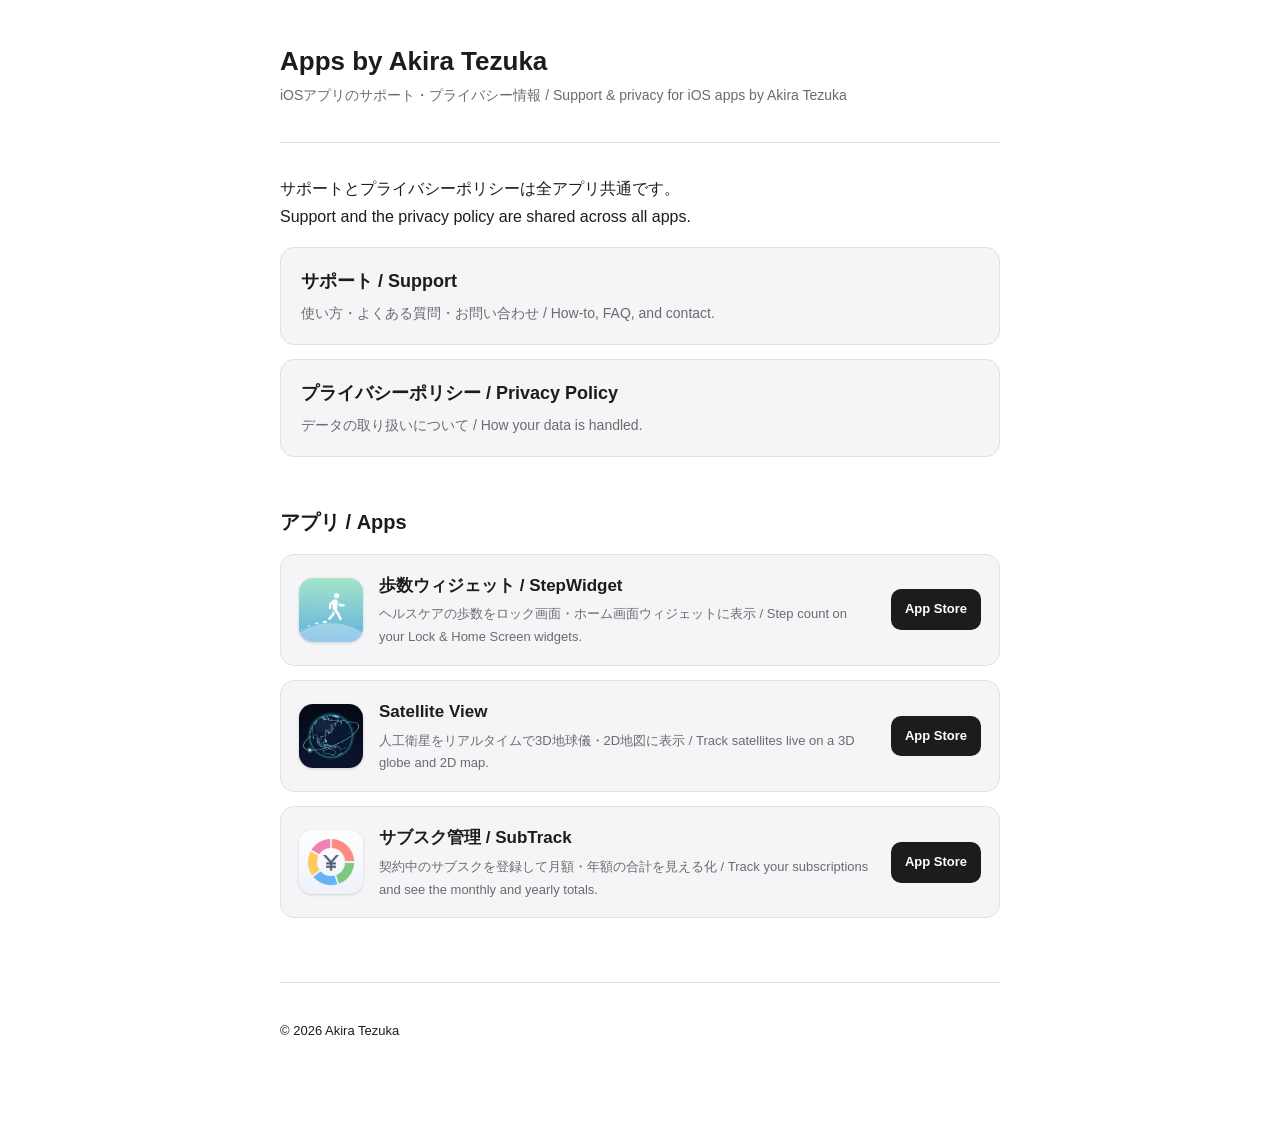
<file: index.html>
<!DOCTYPE html>
<html lang="ja">
<head>
<meta charset="utf-8">
<meta name="viewport" content="width=device-width, initial-scale=1">
<title>Apps by Akira Tezuka</title>
<link rel="stylesheet" href="assets/style.css">
</head>
<body>
<div class="wrap">
  <header class="site">
    <h1>Apps by Akira Tezuka</h1>
    <p class="updated">iOSアプリのサポート・プライバシー情報 / Support &amp; privacy for iOS apps by Akira Tezuka</p>
  </header>

  <p>サポートとプライバシーポリシーは全アプリ共通です。<br>
  Support and the privacy policy are shared across all apps.</p>

  <a class="card" href="support.html">
    <p class="title">サポート / Support</p>
    <p class="desc">使い方・よくある質問・お問い合わせ / How-to, FAQ, and contact.</p>
  </a>

  <a class="card" href="privacy.html">
    <p class="title">プライバシーポリシー / Privacy Policy</p>
    <p class="desc">データの取り扱いについて / How your data is handled.</p>
  </a>

  <h2>アプリ / Apps</h2>

  <div class="app">
    <img class="logo" src="assets/img/stepwidget.png" alt="歩数ウィジェット / StepWidget">
    <div class="body">
      <p class="title">歩数ウィジェット / StepWidget</p>
      <p class="desc">ヘルスケアの歩数をロック画面・ホーム画面ウィジェットに表示 / Step count on your Lock &amp; Home Screen widgets.</p>
    </div>
    <a class="appstore" href="https://apps.apple.com/app/id6794355790">App Store</a>
  </div>

  <div class="app">
    <img class="logo" src="assets/img/satelliteview.png" alt="Satellite View">
    <div class="body">
      <p class="title">Satellite View</p>
      <p class="desc">人工衛星をリアルタイムで3D地球儀・2D地図に表示 / Track satellites live on a 3D globe and 2D map.</p>
    </div>
    <a class="appstore" href="https://apps.apple.com/app/id6791202357">App Store</a>
  </div>

  <div class="app">
    <img class="logo" src="assets/img/subtrack.png" alt="サブスク管理 / SubTrack">
    <div class="body">
      <p class="title">サブスク管理 / SubTrack</p>
      <p class="desc">契約中のサブスクを登録して月額・年額の合計を見える化 / Track your subscriptions and see the monthly and yearly totals.</p>
    </div>
    <a class="appstore" href="https://apps.apple.com/app/id6802702793">App Store</a>
  </div>

  <footer class="site">
    <p>© 2026 Akira Tezuka</p>
  </footer>
</div>
</body>
</html>
</file>
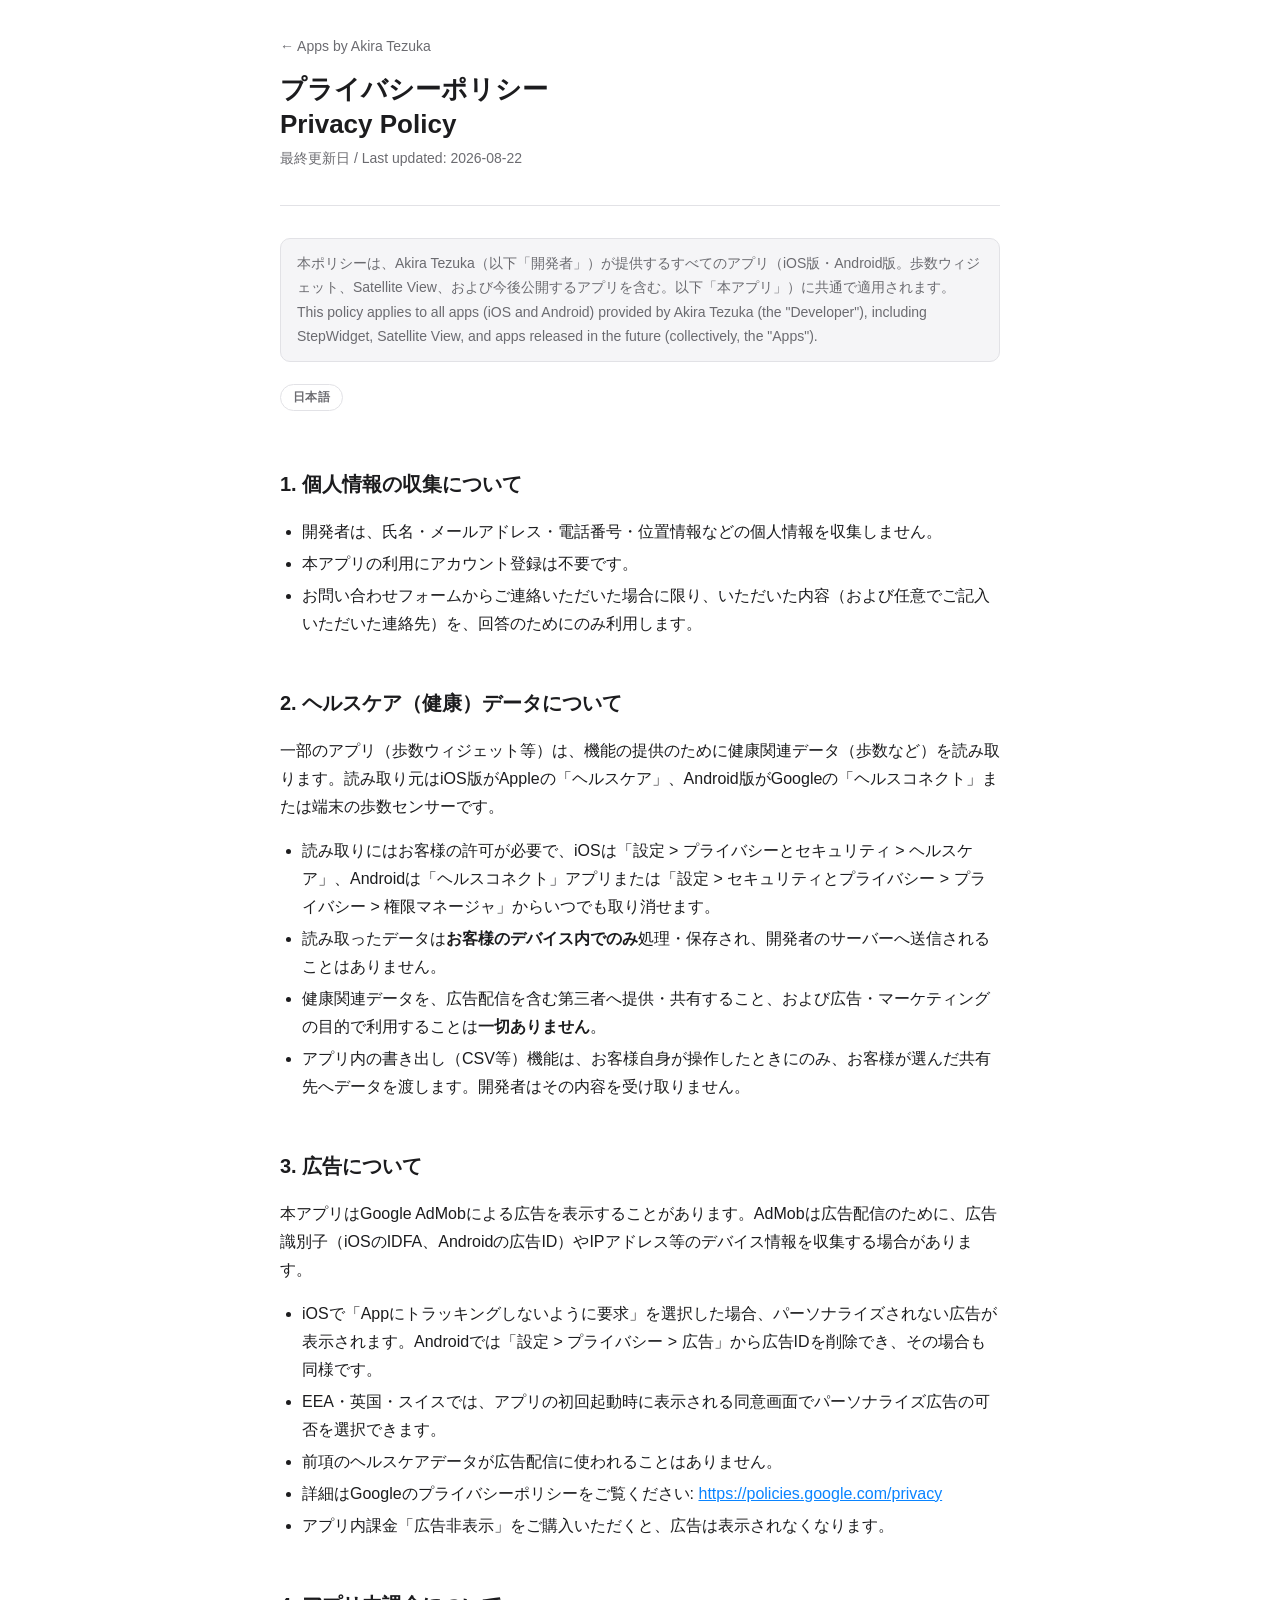
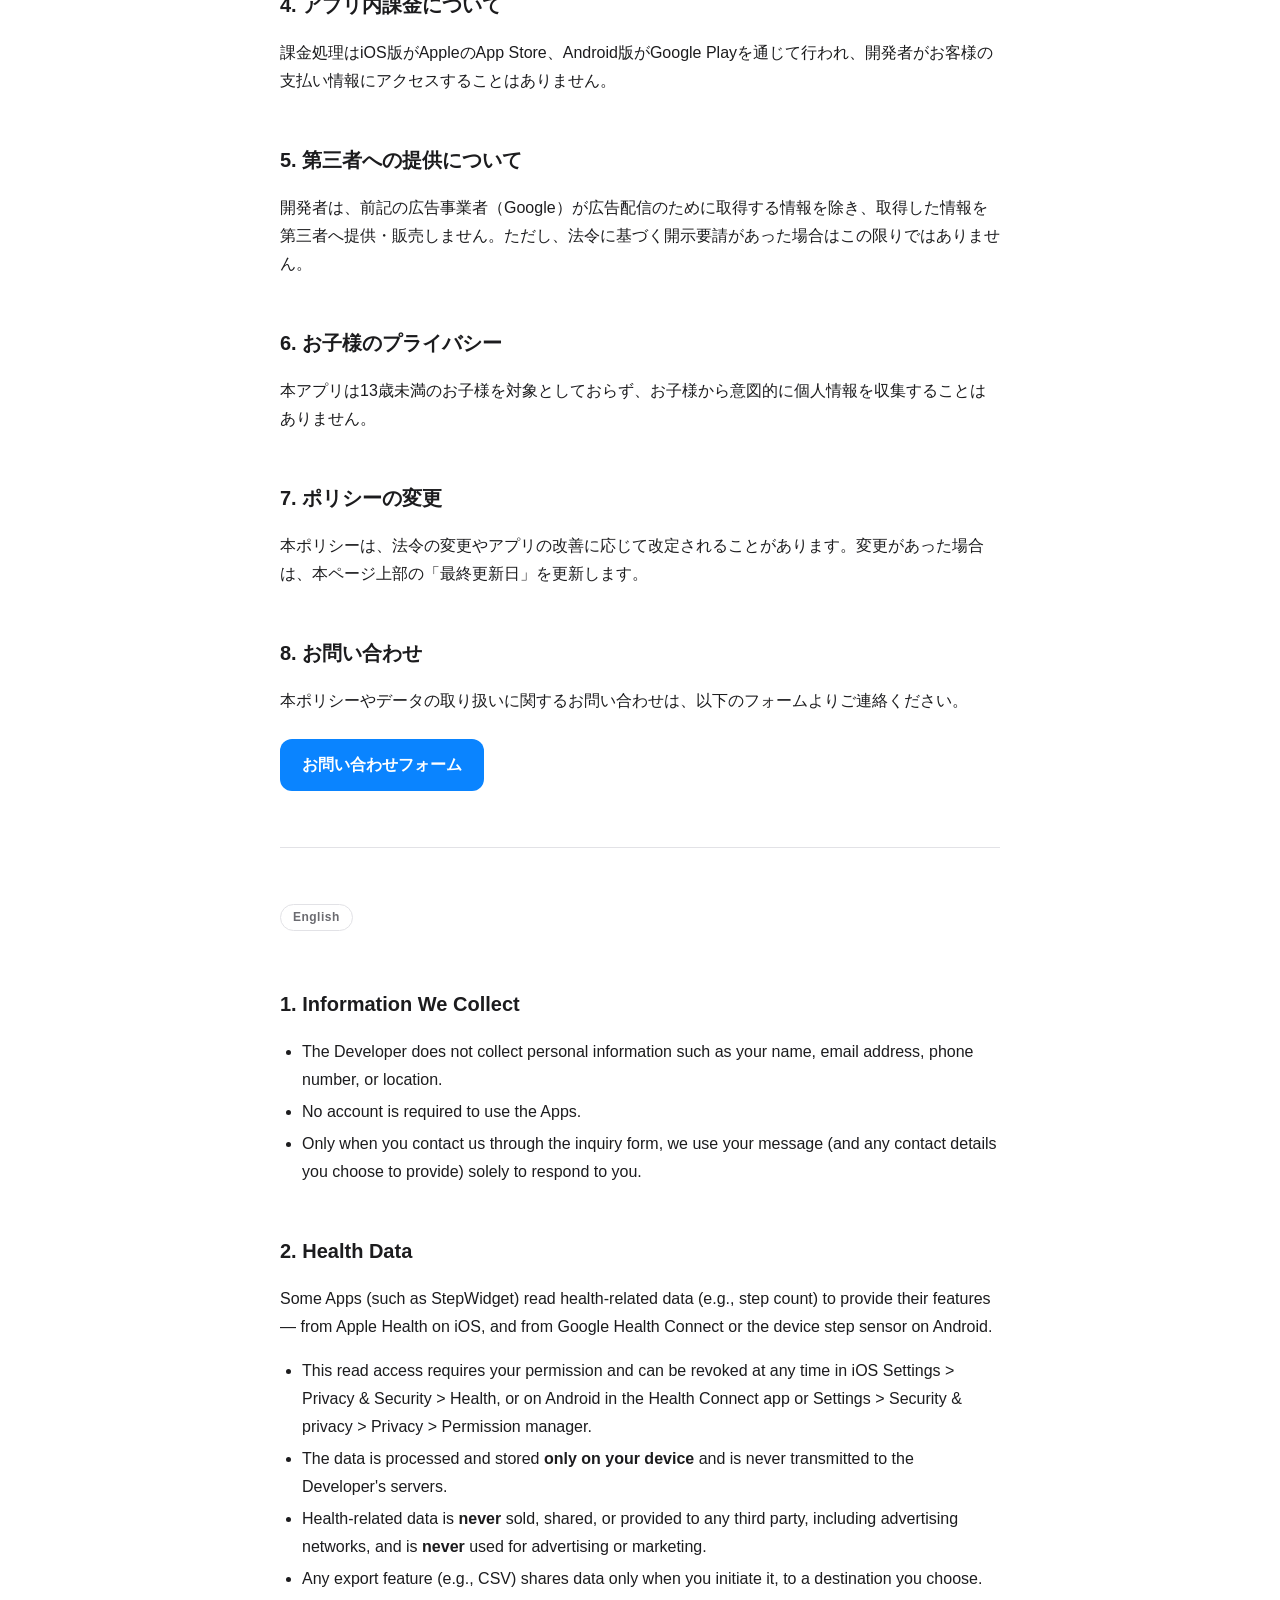
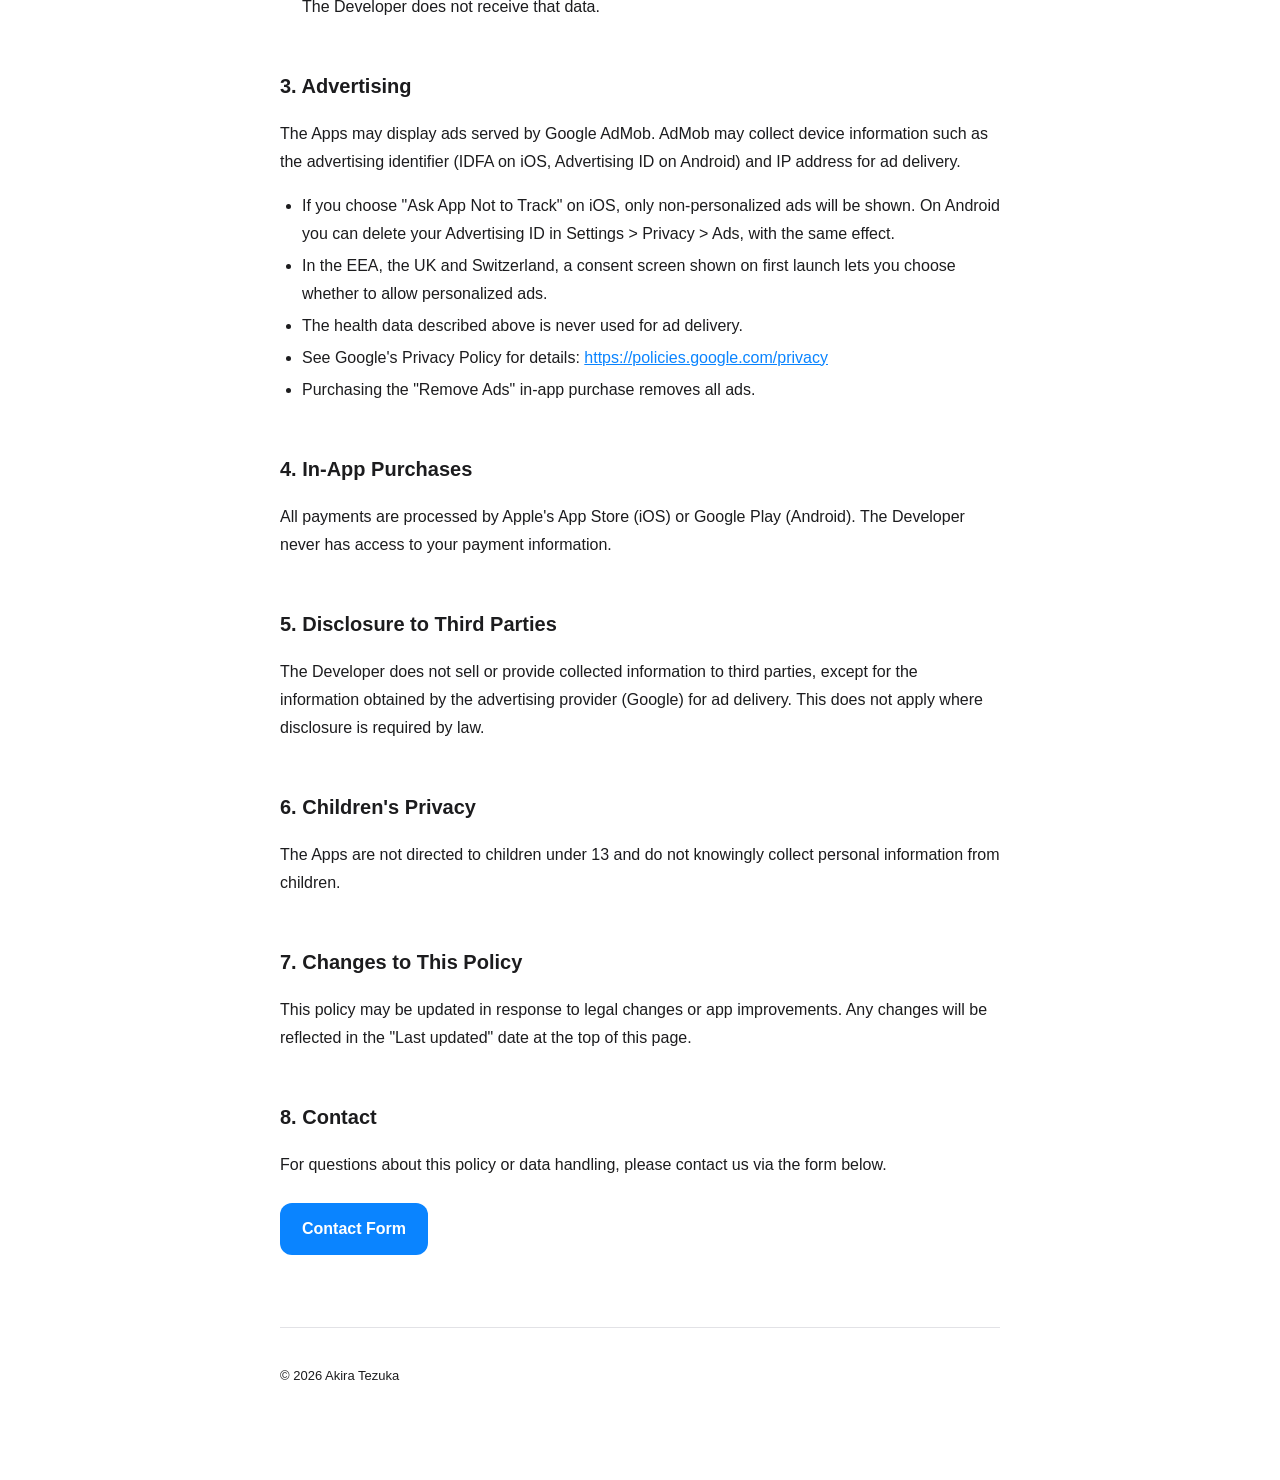
<file: privacy.html>
<!DOCTYPE html>
<html lang="ja">
<head>
<meta charset="utf-8">
<meta name="viewport" content="width=device-width, initial-scale=1">
<title>プライバシーポリシー / Privacy Policy</title>
<link rel="stylesheet" href="assets/style.css">
</head>
<body>
<div class="wrap">
  <header class="site">
    <a class="home" href="index.html">← Apps by Akira Tezuka</a>
    <h1>プライバシーポリシー<br>Privacy Policy</h1>
    <p class="updated">最終更新日 / Last updated: 2026-08-22</p>
  </header>

  <p class="note">本ポリシーは、Akira Tezuka（以下「開発者」）が提供するすべてのアプリ（iOS版・Android版。歩数ウィジェット、Satellite View、および今後公開するアプリを含む。以下「本アプリ」）に共通で適用されます。<br>
  This policy applies to all apps (iOS and Android) provided by Akira Tezuka (the "Developer"), including StepWidget, Satellite View, and apps released in the future (collectively, the "Apps").</p>

  <!-- ============ 日本語 ============ -->
  <span class="lang-label">日本語</span>

  <h2>1. 個人情報の収集について</h2>
  <ul>
    <li>開発者は、氏名・メールアドレス・電話番号・位置情報などの個人情報を収集しません。</li>
    <li>本アプリの利用にアカウント登録は不要です。</li>
    <li>お問い合わせフォームからご連絡いただいた場合に限り、いただいた内容（および任意でご記入いただいた連絡先）を、回答のためにのみ利用します。</li>
  </ul>

  <h2>2. ヘルスケア（健康）データについて</h2>
  <p>一部のアプリ（歩数ウィジェット等）は、機能の提供のために健康関連データ（歩数など）を読み取ります。読み取り元はiOS版がAppleの「ヘルスケア」、Android版がGoogleの「ヘルスコネクト」または端末の歩数センサーです。</p>
  <ul>
    <li>読み取りにはお客様の許可が必要で、iOSは「設定 &gt; プライバシーとセキュリティ &gt; ヘルスケア」、Androidは「ヘルスコネクト」アプリまたは「設定 &gt; セキュリティとプライバシー &gt; プライバシー &gt; 権限マネージャ」からいつでも取り消せます。</li>
    <li>読み取ったデータは<strong>お客様のデバイス内でのみ</strong>処理・保存され、開発者のサーバーへ送信されることはありません。</li>
    <li>健康関連データを、広告配信を含む第三者へ提供・共有すること、および広告・マーケティングの目的で利用することは<strong>一切ありません</strong>。</li>
    <li>アプリ内の書き出し（CSV等）機能は、お客様自身が操作したときにのみ、お客様が選んだ共有先へデータを渡します。開発者はその内容を受け取りません。</li>
  </ul>

  <h2>3. 広告について</h2>
  <p>本アプリはGoogle AdMobによる広告を表示することがあります。AdMobは広告配信のために、広告識別子（iOSのIDFA、Androidの広告ID）やIPアドレス等のデバイス情報を収集する場合があります。</p>
  <ul>
    <li>iOSで「Appにトラッキングしないように要求」を選択した場合、パーソナライズされない広告が表示されます。Androidでは「設定 &gt; プライバシー &gt; 広告」から広告IDを削除でき、その場合も同様です。</li>
    <li>EEA・英国・スイスでは、アプリの初回起動時に表示される同意画面でパーソナライズ広告の可否を選択できます。</li>
    <li>前項のヘルスケアデータが広告配信に使われることはありません。</li>
    <li>詳細はGoogleのプライバシーポリシーをご覧ください: <a href="https://policies.google.com/privacy">https://policies.google.com/privacy</a></li>
    <li>アプリ内課金「広告非表示」をご購入いただくと、広告は表示されなくなります。</li>
  </ul>

  <h2>4. アプリ内課金について</h2>
  <p>課金処理はiOS版がAppleのApp Store、Android版がGoogle Playを通じて行われ、開発者がお客様の支払い情報にアクセスすることはありません。</p>

  <h2>5. 第三者への提供について</h2>
  <p>開発者は、前記の広告事業者（Google）が広告配信のために取得する情報を除き、取得した情報を第三者へ提供・販売しません。ただし、法令に基づく開示要請があった場合はこの限りではありません。</p>

  <h2>6. お子様のプライバシー</h2>
  <p>本アプリは13歳未満のお子様を対象としておらず、お子様から意図的に個人情報を収集することはありません。</p>

  <h2>7. ポリシーの変更</h2>
  <p>本ポリシーは、法令の変更やアプリの改善に応じて改定されることがあります。変更があった場合は、本ページ上部の「最終更新日」を更新します。</p>

  <h2>8. お問い合わせ</h2>
  <p>本ポリシーやデータの取り扱いに関するお問い合わせは、以下のフォームよりご連絡ください。</p>
  <p><a class="btn" href="https://forms.gle/kiFSwdXbZLN12MFC6">お問い合わせフォーム</a></p>

  <hr>

  <!-- ============ English ============ -->
  <span class="lang-label">English</span>

  <h2>1. Information We Collect</h2>
  <ul>
    <li>The Developer does not collect personal information such as your name, email address, phone number, or location.</li>
    <li>No account is required to use the Apps.</li>
    <li>Only when you contact us through the inquiry form, we use your message (and any contact details you choose to provide) solely to respond to you.</li>
  </ul>

  <h2>2. Health Data</h2>
  <p>Some Apps (such as StepWidget) read health-related data (e.g., step count) to provide their features — from Apple Health on iOS, and from Google Health Connect or the device step sensor on Android.</p>
  <ul>
    <li>This read access requires your permission and can be revoked at any time in iOS Settings &gt; Privacy &amp; Security &gt; Health, or on Android in the Health Connect app or Settings &gt; Security &amp; privacy &gt; Privacy &gt; Permission manager.</li>
    <li>The data is processed and stored <strong>only on your device</strong> and is never transmitted to the Developer's servers.</li>
    <li>Health-related data is <strong>never</strong> sold, shared, or provided to any third party, including advertising networks, and is <strong>never</strong> used for advertising or marketing.</li>
    <li>Any export feature (e.g., CSV) shares data only when you initiate it, to a destination you choose. The Developer does not receive that data.</li>
  </ul>

  <h2>3. Advertising</h2>
  <p>The Apps may display ads served by Google AdMob. AdMob may collect device information such as the advertising identifier (IDFA on iOS, Advertising ID on Android) and IP address for ad delivery.</p>
  <ul>
    <li>If you choose "Ask App Not to Track" on iOS, only non-personalized ads will be shown. On Android you can delete your Advertising ID in Settings &gt; Privacy &gt; Ads, with the same effect.</li>
    <li>In the EEA, the UK and Switzerland, a consent screen shown on first launch lets you choose whether to allow personalized ads.</li>
    <li>The health data described above is never used for ad delivery.</li>
    <li>See Google's Privacy Policy for details: <a href="https://policies.google.com/privacy">https://policies.google.com/privacy</a></li>
    <li>Purchasing the "Remove Ads" in-app purchase removes all ads.</li>
  </ul>

  <h2>4. In-App Purchases</h2>
  <p>All payments are processed by Apple's App Store (iOS) or Google Play (Android). The Developer never has access to your payment information.</p>

  <h2>5. Disclosure to Third Parties</h2>
  <p>The Developer does not sell or provide collected information to third parties, except for the information obtained by the advertising provider (Google) for ad delivery. This does not apply where disclosure is required by law.</p>

  <h2>6. Children's Privacy</h2>
  <p>The Apps are not directed to children under 13 and do not knowingly collect personal information from children.</p>

  <h2>7. Changes to This Policy</h2>
  <p>This policy may be updated in response to legal changes or app improvements. Any changes will be reflected in the "Last updated" date at the top of this page.</p>

  <h2>8. Contact</h2>
  <p>For questions about this policy or data handling, please contact us via the form below.</p>
  <p><a class="btn" href="https://forms.gle/kiFSwdXbZLN12MFC6">Contact Form</a></p>

  <footer class="site">
    <p>© 2026 Akira Tezuka</p>
  </footer>
</div>
</body>
</html>
</file>
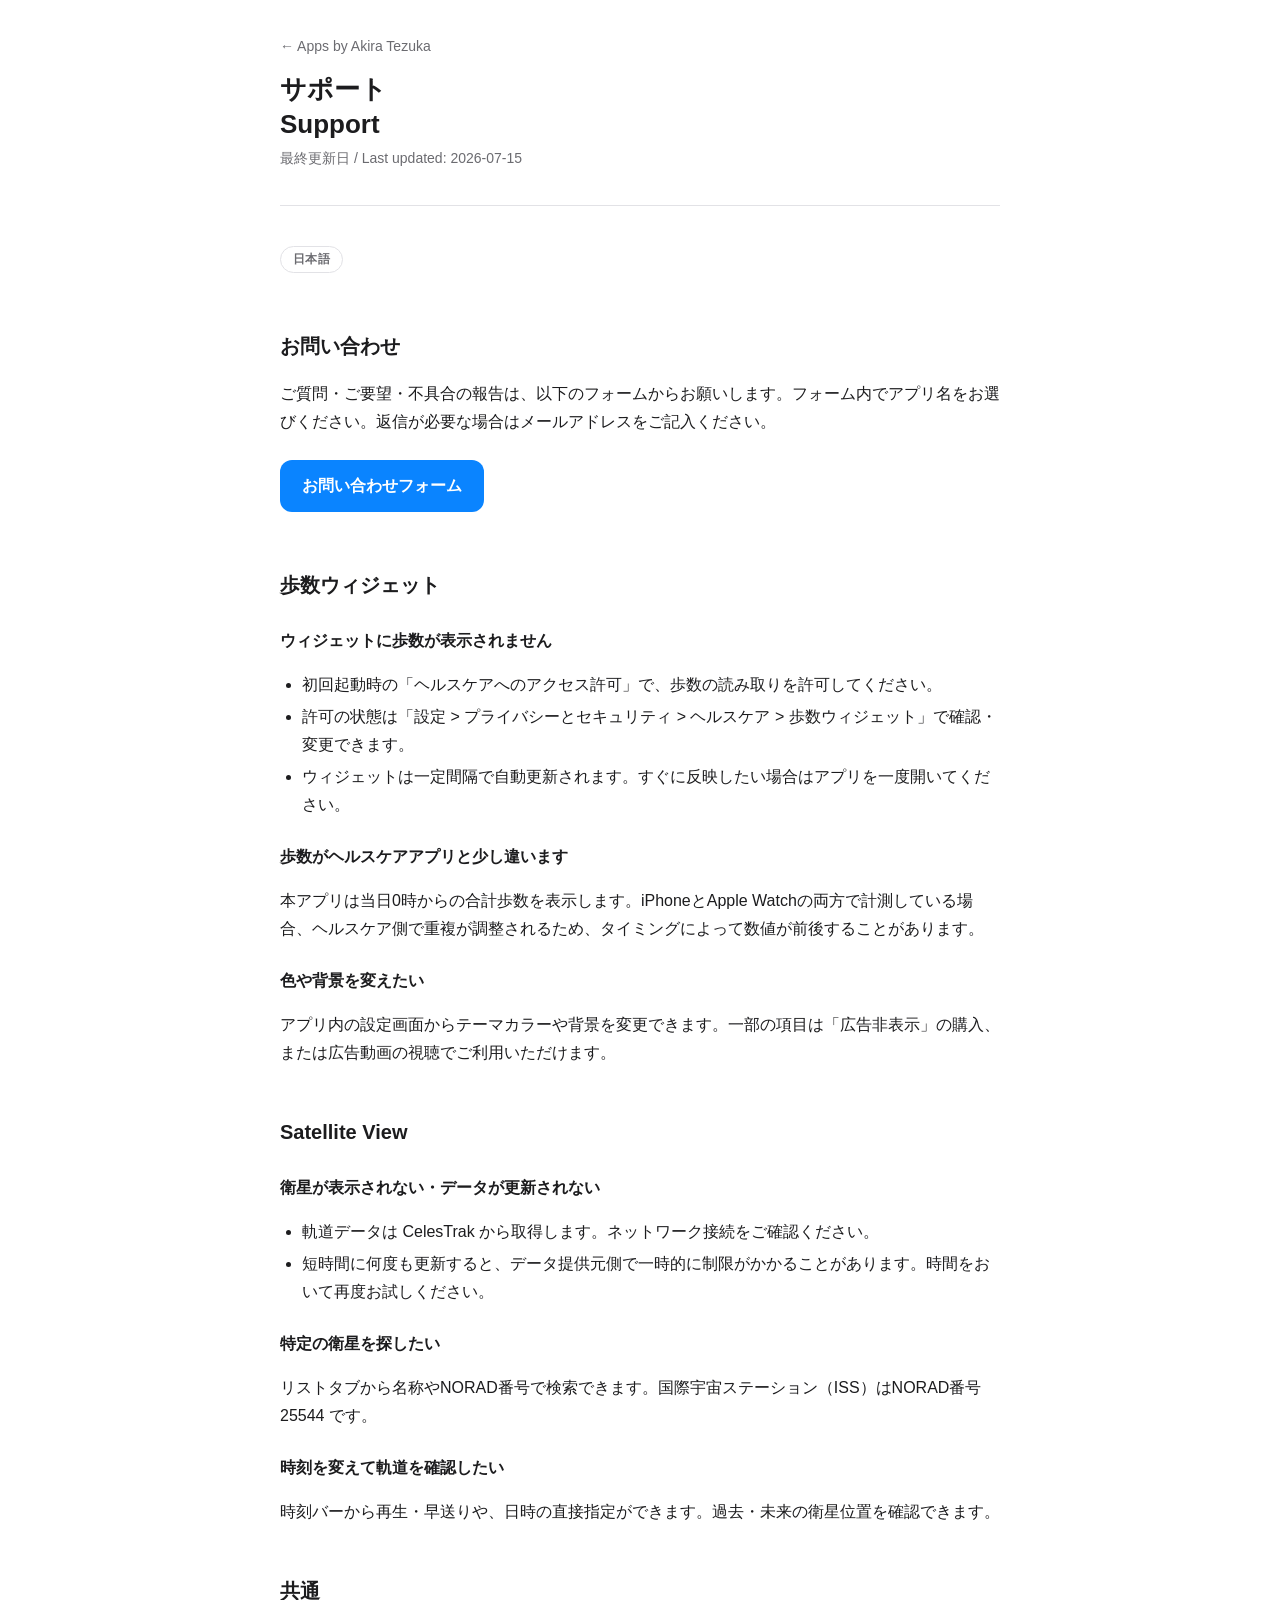
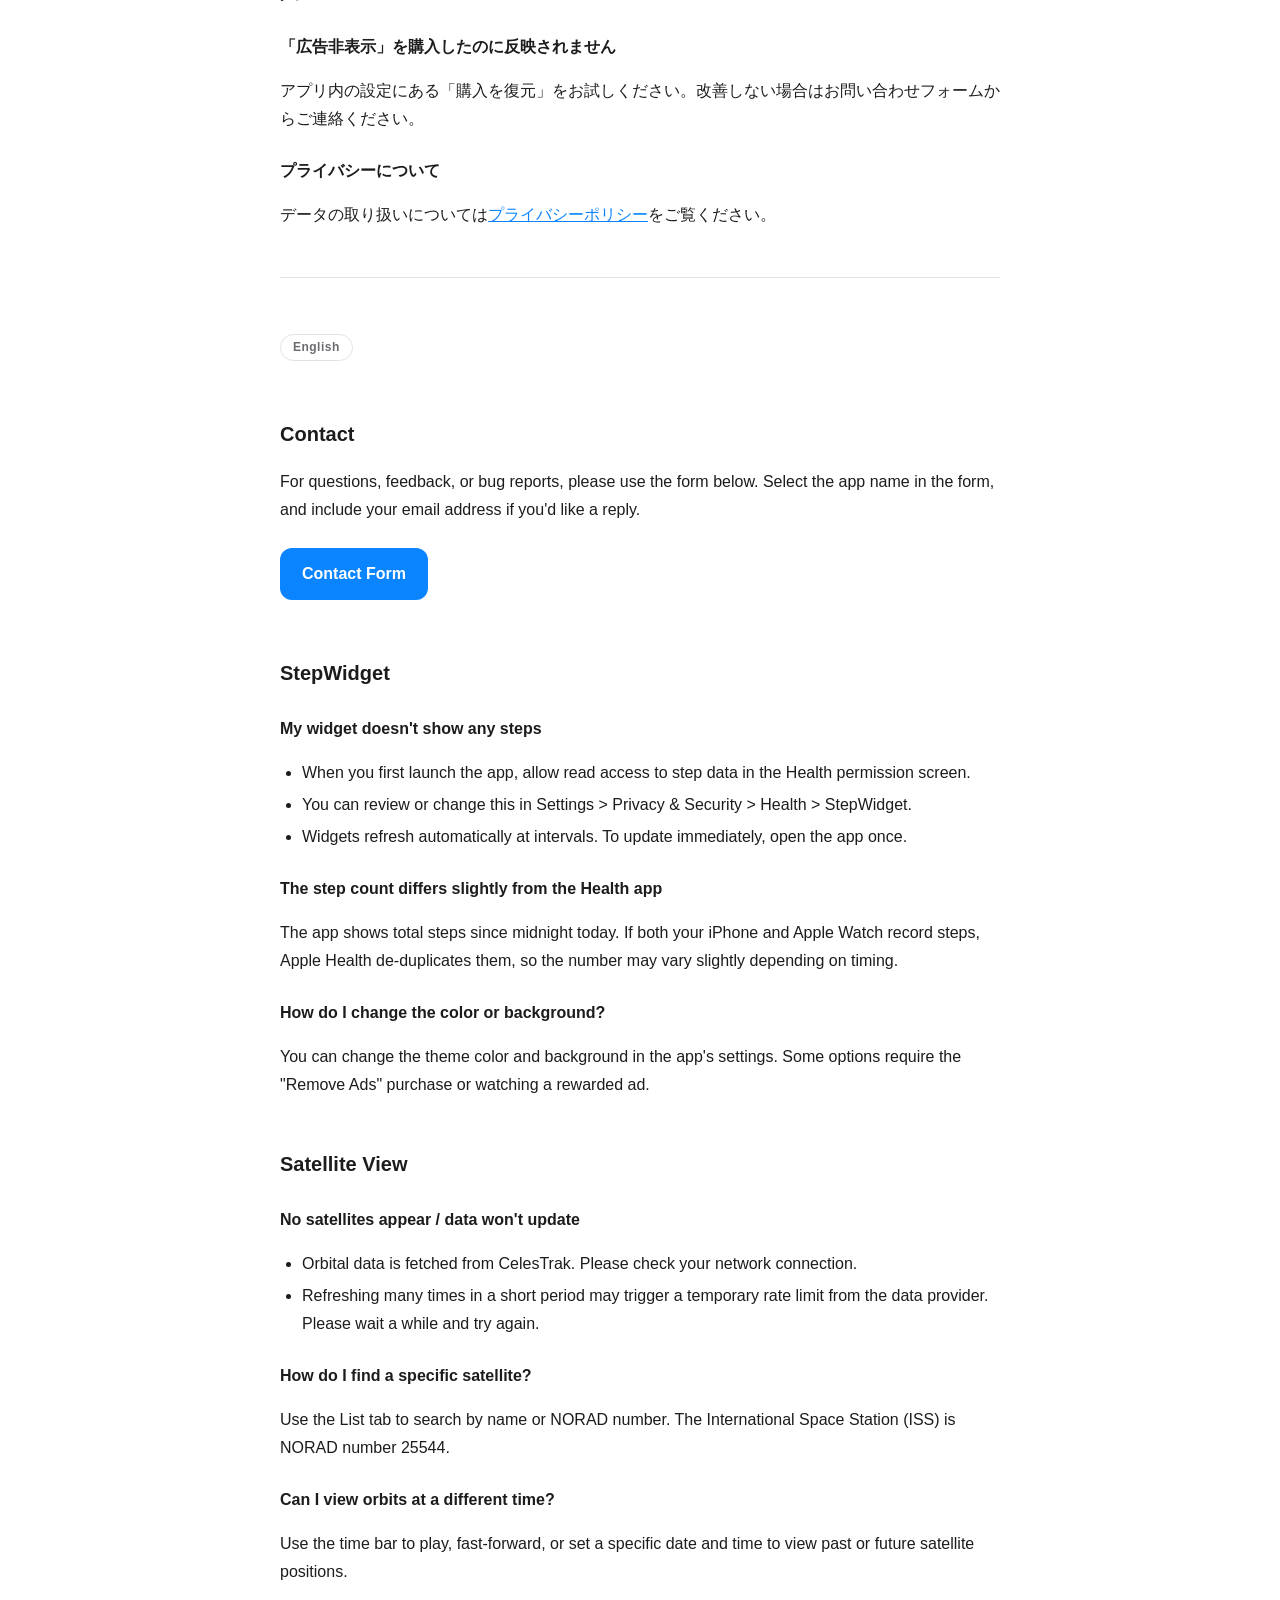
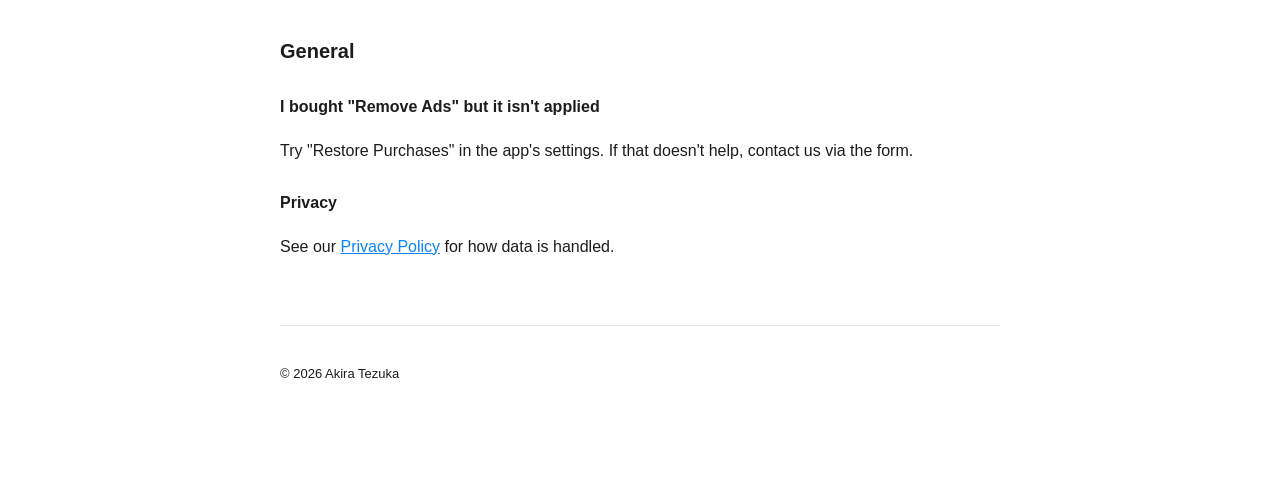
<file: support.html>
<!DOCTYPE html>
<html lang="ja">
<head>
<meta charset="utf-8">
<meta name="viewport" content="width=device-width, initial-scale=1">
<title>サポート / Support</title>
<link rel="stylesheet" href="assets/style.css">
</head>
<body>
<div class="wrap">
  <header class="site">
    <a class="home" href="index.html">← Apps by Akira Tezuka</a>
    <h1>サポート<br>Support</h1>
    <p class="updated">最終更新日 / Last updated: 2026-07-15</p>
  </header>

  <!-- ============ 日本語 ============ -->
  <span class="lang-label">日本語</span>

  <h2>お問い合わせ</h2>
  <p>ご質問・ご要望・不具合の報告は、以下のフォームからお願いします。フォーム内でアプリ名をお選びください。返信が必要な場合はメールアドレスをご記入ください。</p>
  <p><a class="btn" href="https://forms.gle/kiFSwdXbZLN12MFC6">お問い合わせフォーム</a></p>

  <h2>歩数ウィジェット</h2>

  <h3>ウィジェットに歩数が表示されません</h3>
  <ul>
    <li>初回起動時の「ヘルスケアへのアクセス許可」で、歩数の読み取りを許可してください。</li>
    <li>許可の状態は「設定 &gt; プライバシーとセキュリティ &gt; ヘルスケア &gt; 歩数ウィジェット」で確認・変更できます。</li>
    <li>ウィジェットは一定間隔で自動更新されます。すぐに反映したい場合はアプリを一度開いてください。</li>
  </ul>

  <h3>歩数がヘルスケアアプリと少し違います</h3>
  <p>本アプリは当日0時からの合計歩数を表示します。iPhoneとApple Watchの両方で計測している場合、ヘルスケア側で重複が調整されるため、タイミングによって数値が前後することがあります。</p>

  <h3>色や背景を変えたい</h3>
  <p>アプリ内の設定画面からテーマカラーや背景を変更できます。一部の項目は「広告非表示」の購入、または広告動画の視聴でご利用いただけます。</p>

  <h2>Satellite View</h2>

  <h3>衛星が表示されない・データが更新されない</h3>
  <ul>
    <li>軌道データは CelesTrak から取得します。ネットワーク接続をご確認ください。</li>
    <li>短時間に何度も更新すると、データ提供元側で一時的に制限がかかることがあります。時間をおいて再度お試しください。</li>
  </ul>

  <h3>特定の衛星を探したい</h3>
  <p>リストタブから名称やNORAD番号で検索できます。国際宇宙ステーション（ISS）はNORAD番号 25544 です。</p>

  <h3>時刻を変えて軌道を確認したい</h3>
  <p>時刻バーから再生・早送りや、日時の直接指定ができます。過去・未来の衛星位置を確認できます。</p>

  <h2>共通</h2>

  <h3>「広告非表示」を購入したのに反映されません</h3>
  <p>アプリ内の設定にある「購入を復元」をお試しください。改善しない場合はお問い合わせフォームからご連絡ください。</p>

  <h3>プライバシーについて</h3>
  <p>データの取り扱いについては<a href="privacy.html">プライバシーポリシー</a>をご覧ください。</p>

  <hr>

  <!-- ============ English ============ -->
  <span class="lang-label">English</span>

  <h2>Contact</h2>
  <p>For questions, feedback, or bug reports, please use the form below. Select the app name in the form, and include your email address if you'd like a reply.</p>
  <p><a class="btn" href="https://forms.gle/kiFSwdXbZLN12MFC6">Contact Form</a></p>

  <h2>StepWidget</h2>

  <h3>My widget doesn't show any steps</h3>
  <ul>
    <li>When you first launch the app, allow read access to step data in the Health permission screen.</li>
    <li>You can review or change this in Settings &gt; Privacy &amp; Security &gt; Health &gt; StepWidget.</li>
    <li>Widgets refresh automatically at intervals. To update immediately, open the app once.</li>
  </ul>

  <h3>The step count differs slightly from the Health app</h3>
  <p>The app shows total steps since midnight today. If both your iPhone and Apple Watch record steps, Apple Health de-duplicates them, so the number may vary slightly depending on timing.</p>

  <h3>How do I change the color or background?</h3>
  <p>You can change the theme color and background in the app's settings. Some options require the "Remove Ads" purchase or watching a rewarded ad.</p>

  <h2>Satellite View</h2>

  <h3>No satellites appear / data won't update</h3>
  <ul>
    <li>Orbital data is fetched from CelesTrak. Please check your network connection.</li>
    <li>Refreshing many times in a short period may trigger a temporary rate limit from the data provider. Please wait a while and try again.</li>
  </ul>

  <h3>How do I find a specific satellite?</h3>
  <p>Use the List tab to search by name or NORAD number. The International Space Station (ISS) is NORAD number 25544.</p>

  <h3>Can I view orbits at a different time?</h3>
  <p>Use the time bar to play, fast-forward, or set a specific date and time to view past or future satellite positions.</p>

  <h2>General</h2>

  <h3>I bought "Remove Ads" but it isn't applied</h3>
  <p>Try "Restore Purchases" in the app's settings. If that doesn't help, contact us via the form.</p>

  <h3>Privacy</h3>
  <p>See our <a href="privacy.html">Privacy Policy</a> for how data is handled.</p>

  <footer class="site">
    <p>© 2026 Akira Tezuka</p>
  </footer>
</div>
</body>
</html>
</file>
<file: assets/style.css>
:root {
  --bg: #ffffff;
  --fg: #1c1c1e;
  --muted: #6b6b70;
  --card: #f5f5f7;
  --border: #e2e2e6;
  --accent: #0a84ff;
  --accent-fg: #ffffff;
  --maxw: 760px;
}

@media (prefers-color-scheme: dark) {
  :root {
    --bg: #000000;
    --fg: #f2f2f7;
    --muted: #9a9aa0;
    --card: #1c1c1e;
    --border: #2c2c2e;
    --accent: #0a84ff;
  }
}

* { box-sizing: border-box; }

html { -webkit-text-size-adjust: 100%; }

body {
  margin: 0;
  background: var(--bg);
  color: var(--fg);
  font-family: -apple-system, BlinkMacSystemFont, "Helvetica Neue", "Hiragino Sans",
    "Noto Sans JP", sans-serif;
  line-height: 1.75;
  font-size: 16px;
}

.wrap {
  max-width: var(--maxw);
  margin: 0 auto;
  padding: 32px 20px 80px;
}

header.site {
  border-bottom: 1px solid var(--border);
  margin-bottom: 32px;
  padding-bottom: 20px;
}

header.site a.home {
  color: var(--muted);
  text-decoration: none;
  font-size: 14px;
}

header.site a.home:hover { color: var(--accent); }

h1 { font-size: 26px; line-height: 1.35; margin: 12px 0 4px; }
h2 { font-size: 20px; margin: 40px 0 10px; padding-top: 8px; }
h3 { font-size: 16px; margin: 24px 0 6px; }

.lang-label {
  display: inline-block;
  font-size: 12px;
  font-weight: 600;
  letter-spacing: .04em;
  color: var(--muted);
  border: 1px solid var(--border);
  border-radius: 999px;
  padding: 2px 12px;
  margin: 8px 0;
}

.updated { color: var(--muted); font-size: 14px; margin-top: 2px; }

hr {
  border: none;
  border-top: 1px solid var(--border);
  margin: 48px 0;
}

a { color: var(--accent); }

p, li { color: var(--fg); }

ul { padding-left: 22px; }
li { margin: 4px 0; }

.card {
  display: block;
  background: var(--card);
  border: 1px solid var(--border);
  border-radius: 14px;
  padding: 18px 20px;
  margin: 14px 0;
  text-decoration: none;
  color: var(--fg);
  transition: border-color .15s ease;
}
.card:hover { border-color: var(--accent); }
.card .title { font-size: 18px; font-weight: 600; margin: 0 0 4px; }
.card .desc { color: var(--muted); font-size: 14px; margin: 0; }
.card .links { margin-top: 10px; font-size: 14px; }
.card .links a { margin-right: 16px; }

.btn {
  display: inline-block;
  background: var(--accent);
  color: var(--accent-fg);
  text-decoration: none;
  font-weight: 600;
  padding: 12px 22px;
  border-radius: 12px;
  margin: 8px 0;
}
.btn:hover { opacity: .9; }

footer.site {
  margin-top: 64px;
  padding-top: 24px;
  border-top: 1px solid var(--border);
  color: var(--muted);
  font-size: 13px;
}

.note {
  background: var(--card);
  border: 1px solid var(--border);
  border-radius: 10px;
  padding: 12px 16px;
  font-size: 14px;
  color: var(--muted);
}

/* App row: icon + text + App Store link */
.app {
  display: flex;
  align-items: center;
  gap: 16px;
  background: var(--card);
  border: 1px solid var(--border);
  border-radius: 14px;
  padding: 16px 18px;
  margin: 14px 0;
}
.app img.logo {
  width: 64px;
  height: 64px;
  border-radius: 14px;
  flex: 0 0 auto;
  box-shadow: 0 1px 3px rgba(0,0,0,.15);
}
.app .body { flex: 1 1 auto; min-width: 0; }
.app .title { font-size: 17px; font-weight: 600; margin: 0 0 3px; }
.app .desc { color: var(--muted); font-size: 13px; margin: 0; }

/* App Store badge (text style; swap for official badge image if desired) */
.appstore {
  flex: 0 0 auto;
  display: inline-flex;
  align-items: center;
  gap: 6px;
  background: var(--fg);
  color: var(--bg);
  text-decoration: none;
  font-weight: 600;
  font-size: 13px;
  padding: 9px 14px;
  border-radius: 10px;
  white-space: nowrap;
}
.appstore:hover { opacity: .85; }
.appstore.disabled {
  background: transparent;
  color: var(--muted);
  border: 1px dashed var(--border);
  pointer-events: none;
}

@media (max-width: 520px) {
  .app { flex-wrap: wrap; }
  .app .appstore { margin-left: 80px; }
}
</file>
